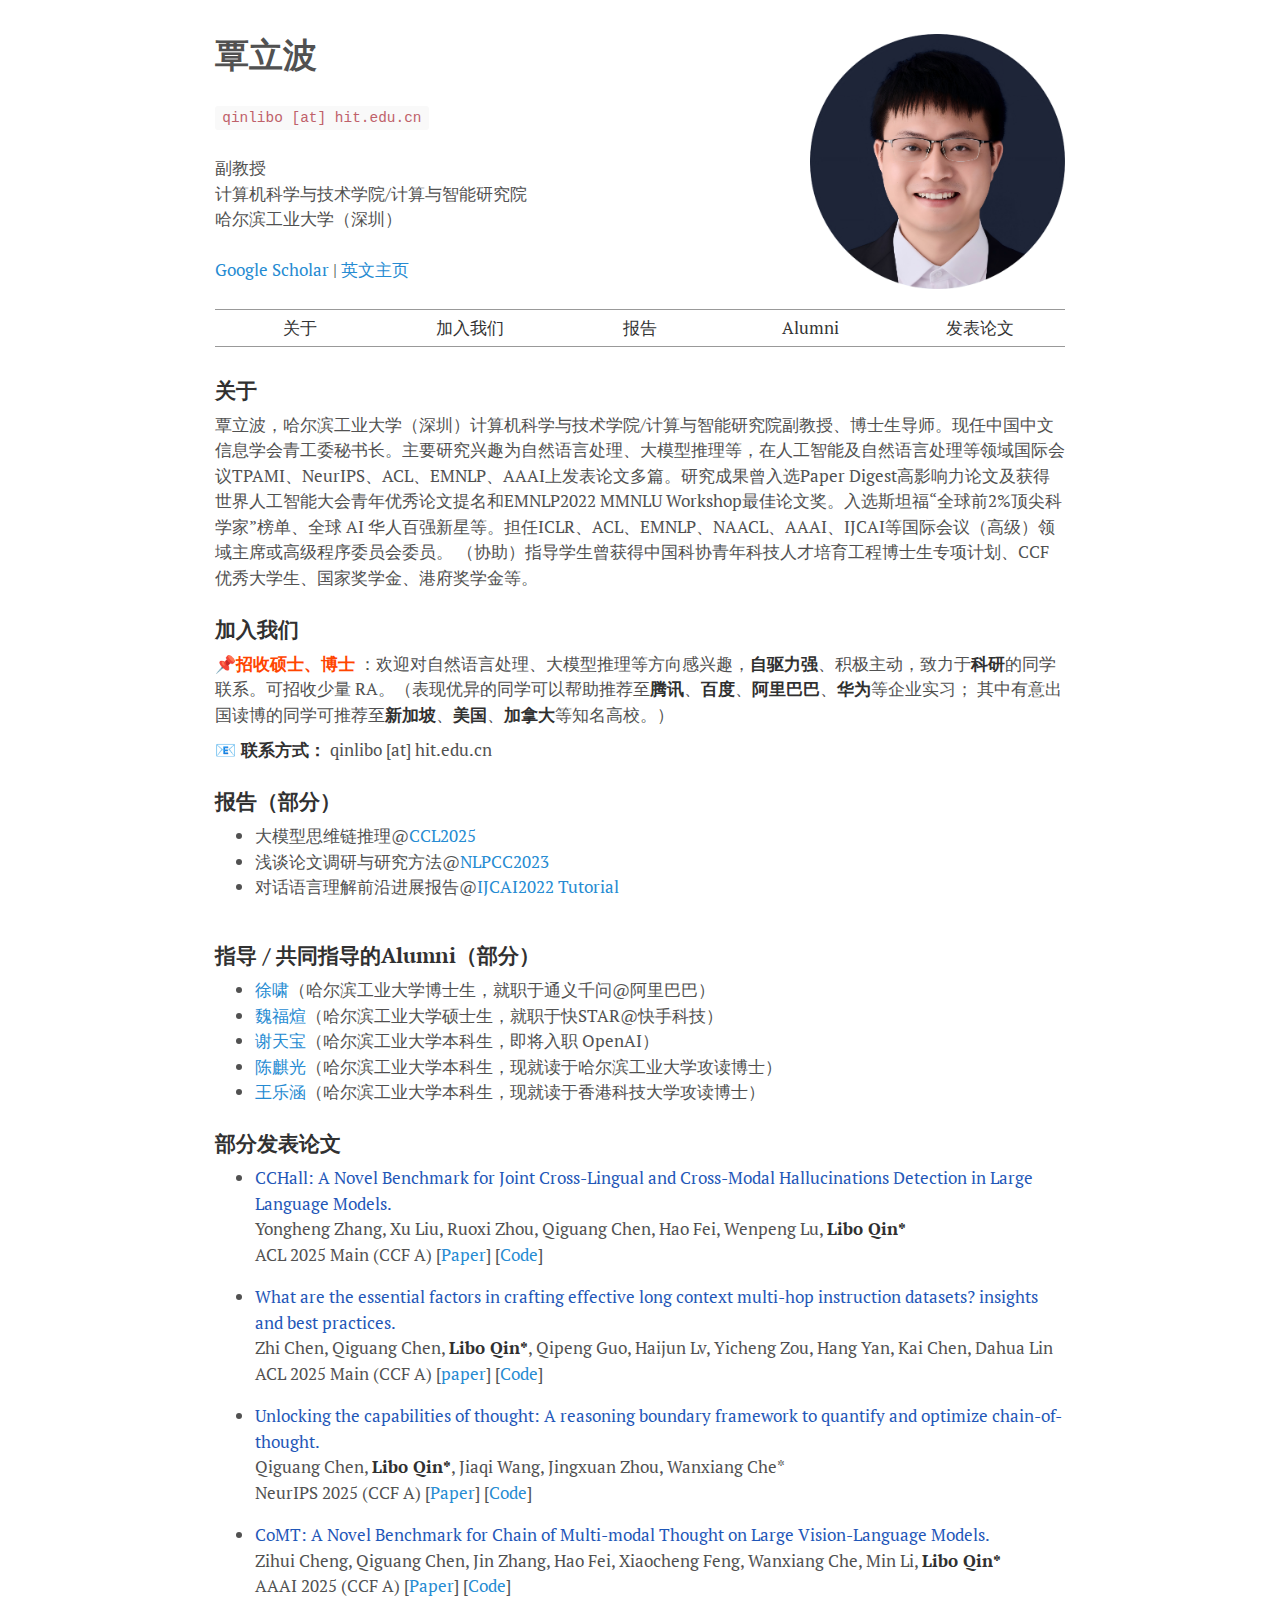
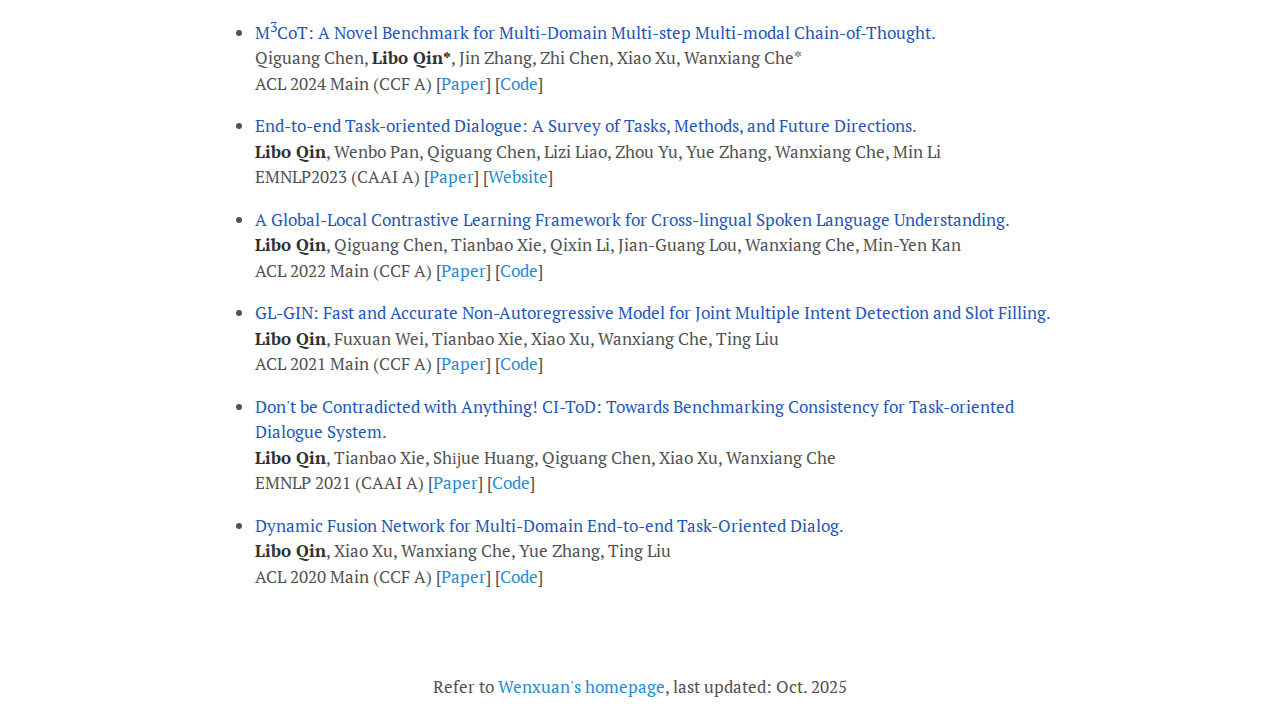
<file: index.html>
<!DOCTYPE html>
<html lang="en">


<head>
  <meta charset="UTF-8">
  <meta name="viewport" content="width=device-width, initial-scale=1.0">

  <title> Libo Qin's Homepage </title>
  <meta name="author" content="Libo Qin">
  <meta name="keywords" content="Libo Qin, 覃立波, Libo Qin HIT-SZ, NLP">
  <meta name="robots" content="index,follow">
  <meta name="description" content="Homepage of Libo Qin">
  <link rel="stylesheet" href="./styles.css">
  <link href='https://fonts.googleapis.com/css?family=PT+Serif:400,700,400italic' rel='stylesheet' type='text/css'>
  <link rel="stylesheet" href="https://fonts.googleapis.com/icon?family=Material+Icons">

  <script async src="https://www.googletagmanager.com/gtag/js?id=UA-134238626-1"></script>
  <script src="https://ajax.googleapis.com/ajax/libs/jquery/3.6.0/jquery.min.js"></script>
  <script>
    window.dataLayer = window.dataLayer || [];
    function gtag(){dataLayer.push(arguments);}
    gtag('js', new Date());
    gtag('config', 'UA-134238626-1');
  </script>
</head>

<body>
  <div class="container content"> 
  <main>
  <div class="home">

  <div class="mini-intro">
  <img class="avatar" src="img/libo-qin-2025-square.jpg" alt="libo-qin-photo">

  <h1 id="libo_qin"><span style="font-family:STFangsong">覃立波</span></h1>
  
  <code class="language-plaintext highlighter-rouge">qinlibo [at] hit.edu.cn</code>
  <br>
  <br>副教授
  <br>计算机科学与技术学院/计算与智能研究院
  <br>哈尔滨工业大学（深圳）

  <br><br><a href="https://scholar.google.com/citations?hl=en&user=8lVpK1QAAAAJ">Google Scholar</a> | <a href="index_en.html"><span style="font-family:STFangsong">英文主页</span></a>

  <br><br>

  <div id="menu">
    <div>
      <a href="#about">关于</a>
    </div>
    <div>
      <a href="#join_us">加入我们</a>
    </div>
    <div>
      <a href="#talks">报告</a>
    </div>
    <div>
      <a href="#supervised">Alumni</a>
    </div>
    <div>
      <a href="#publications">发表论文</a>
    </div>
    <script>
      $(function () {
        const current = window.location.pathname.split("/");
        $('#menu div a').each(function(){
          const $this = $(this);
          // if the current path is like this link, make it active
          if (current.indexOf($this.attr("href")) !== -1) {
            $this.parent().addClass("now");
          }
        })
      });
    </script>
  </div>
  <!--end of Navigation bar-->
  
  <h3><a name="bio", id="about"></a>关于</h3>
  覃立波，哈尔滨工业大学（深圳）计算机科学与技术学院/计算与智能研究院副教授、博士生导师。现任中国中文信息学会青工委秘书长。主要研究兴趣为自然语言处理、大模型推理等，在人工智能及自然语言处理等领域国际会议TPAMI、NeurIPS、ACL、EMNLP、AAAI上发表论文多篇。研究成果曾入选Paper Digest高影响力论文及获得世界人工智能大会青年优秀论文提名和EMNLP2022 MMNLU Workshop最佳论文奖。入选斯坦福“全球前2%顶尖科学家”榜单、全球 AI 华人百强新星等。担任ICLR、ACL、EMNLP、NAACL、AAAI、IJCAI等国际会议（高级）领域主席或高级程序委员会委员。
  （协助）指导学生曾获得中国科协青年科技人才培育工程博士生专项计划、CCF优秀大学生、国家奖学金、港府奖学金等。 


  <h3><a id="join_us"></a>加入我们</h3>
<div style="margin-bottom: 10px;">
  📌<span style="color:orangered; font-weight: bold;">招收硕士、博士</span>
    ：欢迎对自然语言处理、大模型推理等方向感兴趣，<strong>自驱力强</strong>、积极主动，致力于<strong>科研</strong>的同学联系。可招收少量 RA。（表现优异的同学可以帮助推荐至<strong>腾讯</strong>、<strong>百度</strong>、<strong>阿里巴巴</strong>、<strong>华为</strong>等企业实习；
    其中有意出国读博的同学可推荐至<strong>新加坡</strong>、<strong>美国</strong>、<strong>加拿大</strong>等知名高校。）
</div>

<div>
  <strong>📧 联系方式：</strong> qinlibo [at] hit.edu.cn
</div>




  <h3 id="talks">报告（部分）</h3>
  <div style="max-height: 300px; overflow-y: auto;">
<ul>
  <li>大模型思维链推理@<a href="http://cips-cl.org/static/CCL2025/cclProgram/frontier/index.html" target="_blank">CCL2025</a></li>
  <li>浅谈论文调研与研究方法@<a href="http://tcci.ccf.org.cn/conference/2023/studentinfo.php" target="_blank">NLPCC2023</a></li>
  <li>对话语言理解前沿进展报告@<a href="https://slututorial.github.io/" target="_blank">IJCAI2022 Tutorial</a></li>
</ul>

  </div>


  <h3><a name="supervised"></a>指导 / 共同指导的Alumni（部分）</h3>
  <ul>
  <li><a href="https://looperxx.github.io/" target="_blank">徐啸</a>（哈尔滨工业大学博士生，就职于通义千问@阿里巴巴）</li>
  <li><a href="https://scholar.google.com/citations?hl=zh-CN&user=bkeyeAIAAAAJ" target="_blank">魏福煊</a>（哈尔滨工业大学硕士生，就职于快STAR@快手科技）</li>
  <li><a href="https://tianbaoxie.com/" target="_blank">谢天宝</a>（哈尔滨工业大学本科生，即将入职 OpenAI）</li>
  <li><a href="https://lightchen233.github.io/" target="_blank">陈麒光</a>（哈尔滨工业大学本科生，现就读于哈尔滨工业大学攻读博士）</li>
  <li><a href="https://luxuriant0116.github.io/" target="_blank">王乐涵</a>（哈尔滨工业大学本科生，现就读于香港科技大学攻读博士）</li>
  </ul>


  <h3><a name="publications"></a>部分发表论文</h3>
  <ul>

    <li>
      <div id="text" style = "color:#1f57b8">CCHall: A Novel Benchmark for Joint Cross-Lingual and Cross-Modal Hallucinations Detection in Large Language Models.</div>
      Yongheng Zhang, Xu Liu, Ruoxi Zhou, Qiguang Chen, Hao Fei, Wenpeng Lu, <strong>Libo Qin*</strong>
      <br>ACL 2025 Main (CCF A)
      [<a href="https://aclanthology.org/2025.acl-long.1485/">Paper</a>]
      [<a href="https://github.com/BRZ911/CCHall">Code</a>]
    </li>
    <p> </p>

    <li>
      <div id="text" style = "color:#1f57b8">What are the essential factors in crafting effective long context multi-hop instruction datasets? insights and best practices.</div>
      Zhi Chen, Qiguang Chen, <strong>Libo Qin*</strong>, Qipeng Guo, Haijun Lv, Yicheng Zou, Hang Yan, Kai Chen, Dahua Lin
      <br>ACL 2025 Main (CCF A)
      [<a href="https://aclanthology.org/2025.acl-long.1316/">paper</a>]
      [<a href="https://github.com/WowCZ/LongMIT">Code</a>]
    </li>
    <p> </p>

    <li>
      <div id="text" style = "color:#1f57b8">Unlocking the capabilities of thought: A reasoning boundary framework to quantify and optimize chain-of-thought.</div>
      Qiguang Chen, <strong>Libo Qin*</strong>, Jiaqi Wang, Jingxuan Zhou, Wanxiang Che*
      <br>NeurIPS 2025 (CCF A)
      [<a href="https://neurips.cc/virtual/2024/poster/93575">Paper</a>]
      [<a href="https://github.com/LightChen233/reasoning-boundary">Code</a>]
    </li>
    <p> </p>

    <li>
      <div id="text" style = "color:#1f57b8">CoMT: A Novel Benchmark for Chain of Multi-modal Thought on Large Vision-Language Models.</div>
      Zihui Cheng, Qiguang Chen, Jin Zhang, Hao Fei, Xiaocheng Feng, Wanxiang Che, Min Li, <strong>Libo Qin*</strong>
      <br>AAAI 2025 (CCF A)
      [<a href="https://ojs.aaai.org/index.php/AAAI/article/view/34538">Paper</a>]
      [<a href="https://github.com/LightChen233/reasoning-boundary">Code</a>]
    </li>
    <p> </p>

    <li>
      <div id="text" style = "color:#1f57b8">M<sup>3</sup>CoT: A Novel Benchmark for Multi-Domain Multi-step Multi-modal Chain-of-Thought.</div>
      Qiguang Chen, <strong>Libo Qin*</strong>, Jin Zhang, Zhi Chen, Xiao Xu, Wanxiang Che*
      <br>ACL 2024 Main (CCF A)
      [<a href="https://aclanthology.org/2024.acl-long.446/">Paper</a>]
      [<a href="https://github.com/LightChen233/M3CoT">Code</a>]
    </li>
    <p> </p>

    <li>
      <div id="text" style = "color:#1f57b8">End-to-end Task-oriented Dialogue: A Survey of Tasks, Methods, and Future Directions.</div>
      <strong>Libo Qin</strong>, Wenbo Pan, Qiguang Chen, Lizi Liao, Zhou Yu, Yue Zhang, Wanxiang Che, Min Li
      <br>EMNLP2023 (CAAI A)
      [<a href="https://aclanthology.org/2023.emnlp-main.363/">Paper</a>]
      [<a href="https://github.com/wbopan/Awesome-EToDs-Survey">Website</a>]
    </li>
    <p> </p>

    <li>
      <div id="text" style = "color:#1f57b8">A Global-Local Contrastive Learning Framework for Cross-lingual Spoken Language Understanding.</div>
      <strong>Libo Qin</strong>, Qiguang Chen, Tianbao Xie, Qixin Li, Jian-Guang Lou, Wanxiang Che, Min-Yen Kan
      <br>ACL 2022 Main (CCF A)
      [<a href="https://aclanthology.org/2022.acl-long.191/">Paper</a>]
      [<a href="https://github.com/LightChen233/GL-CLeF">Code</a>]
    </li>
    <p> </p>

    <li>
      <div id="text" style = "color:#1f57b8">GL-GIN: Fast and Accurate Non-Autoregressive Model for Joint Multiple Intent Detection and Slot Filling.</div>
      <strong>Libo Qin</strong>, Fuxuan Wei, Tianbao Xie, Xiao Xu, Wanxiang Che, Ting Liu
      <br>ACL 2021 Main (CCF A)
      [<a href="https://aclanthology.org/2021.acl-long.15/">Paper</a>]
      [<a href="https://github.com/qinlibo-hit/GL-GIN">Code</a>]
    </li>
    <p> </p>

    <li>
      <div id="text" style = "color:#1f57b8">Don't be Contradicted with Anything! CI-ToD: Towards Benchmarking Consistency for Task-oriented Dialogue System.</div>
      <strong>Libo Qin</strong>, Tianbao Xie, Shĳue Huang, Qiguang Chen, Xiao Xu, Wanxiang Che
      <br>EMNLP 2021 (CAAI A)
      [<a href="https://aclanthology.org/2021.emnlp-main.182/">Paper</a>]
      [<a href="https://github.com/qinlibo-hit/CI-ToD">Code</a>]
    </li>
    <p> </p>

    <li>
      <div id="text" style = "color:#1f57b8">Dynamic Fusion Network for Multi-Domain End-to-end Task-Oriented Dialog.</div>
      <strong>Libo Qin</strong>, Xiao Xu, Wanxiang Che, Yue Zhang, Ting Liu
      <br>ACL 2020 Main (CCF A)
      [<a href="https://aclanthology.org/2020.acl-main.565/">Paper</a>]
      [<a href="https://github.com/LooperXX/DF-Net">Code</a>]
    </li>
    <p> </p>

  </ul>
</div>


<div id='footer'>
  <p style="text-align:center;">Refer to <a href="https://isakzhang.github.io/index.html">Wenxuan's homepage</a>, last updated: Oct. 2025</p>
</div>

</body>

</html>
</file>
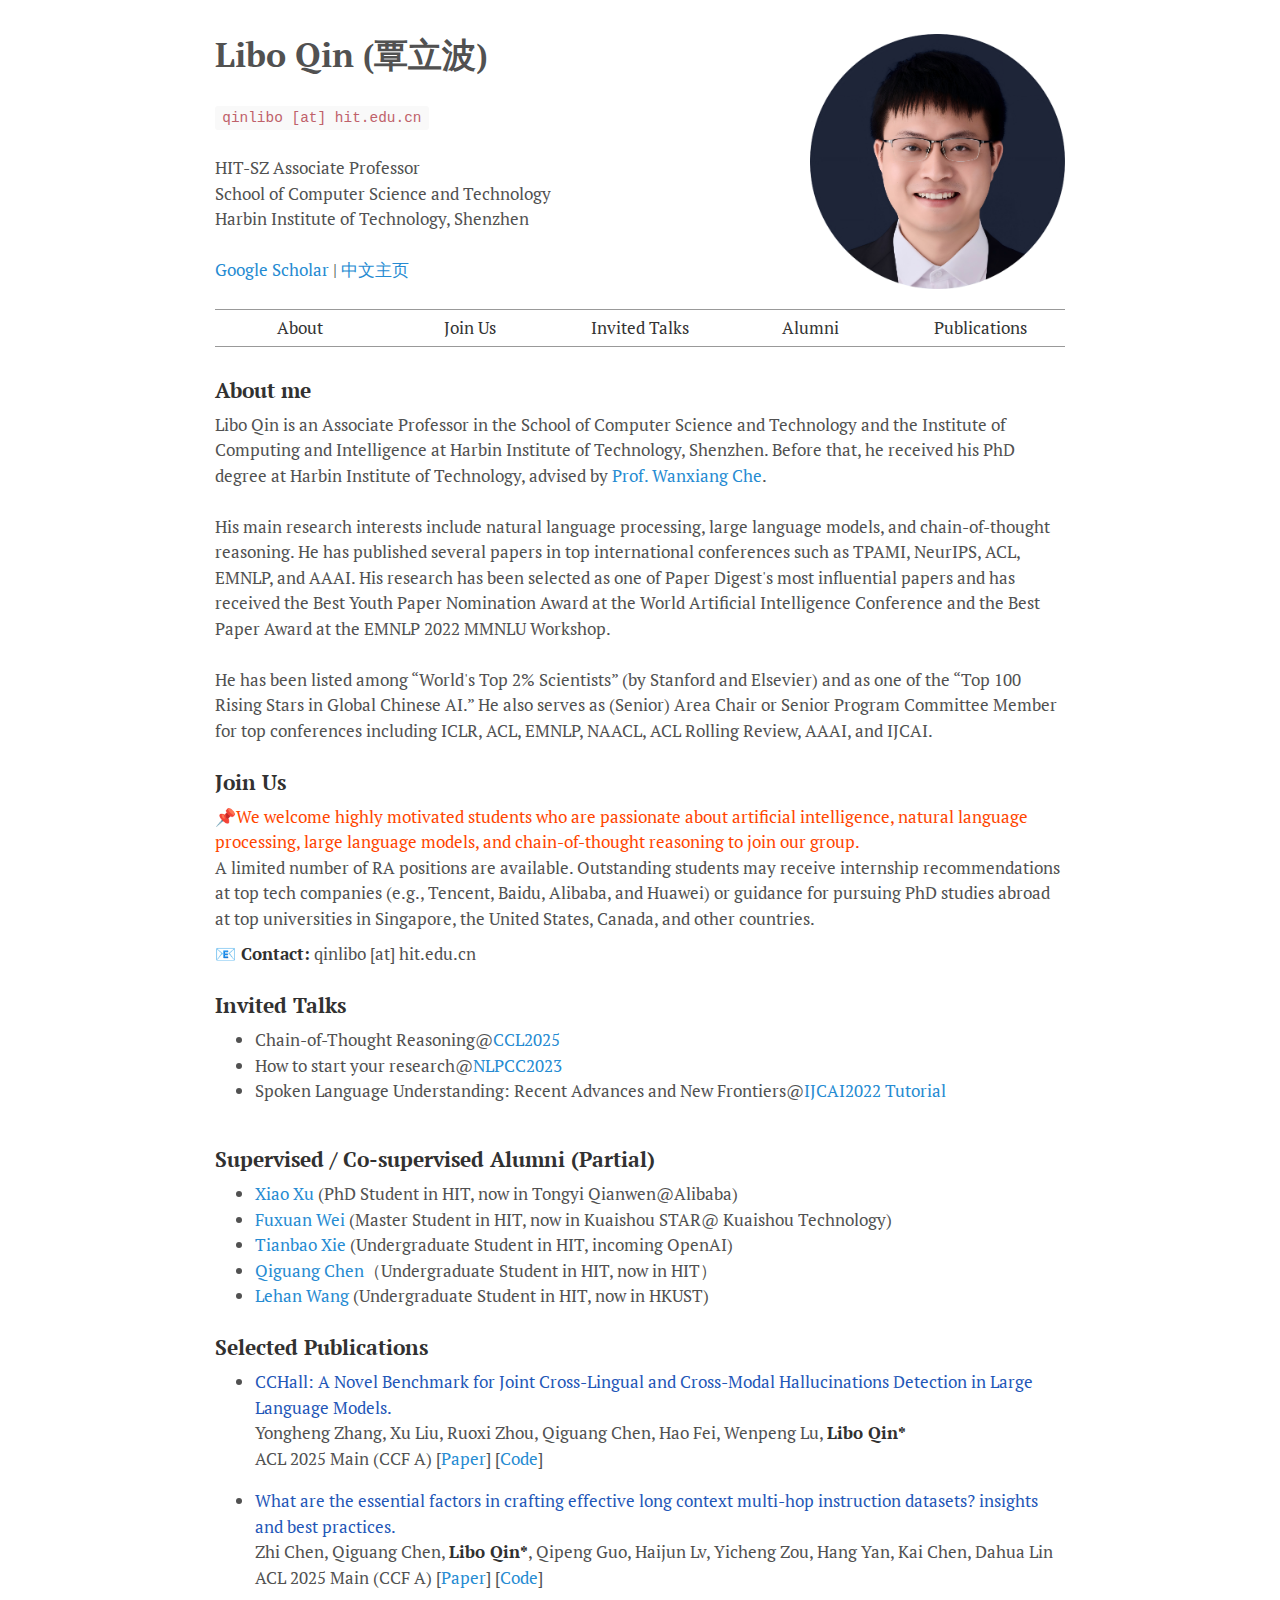
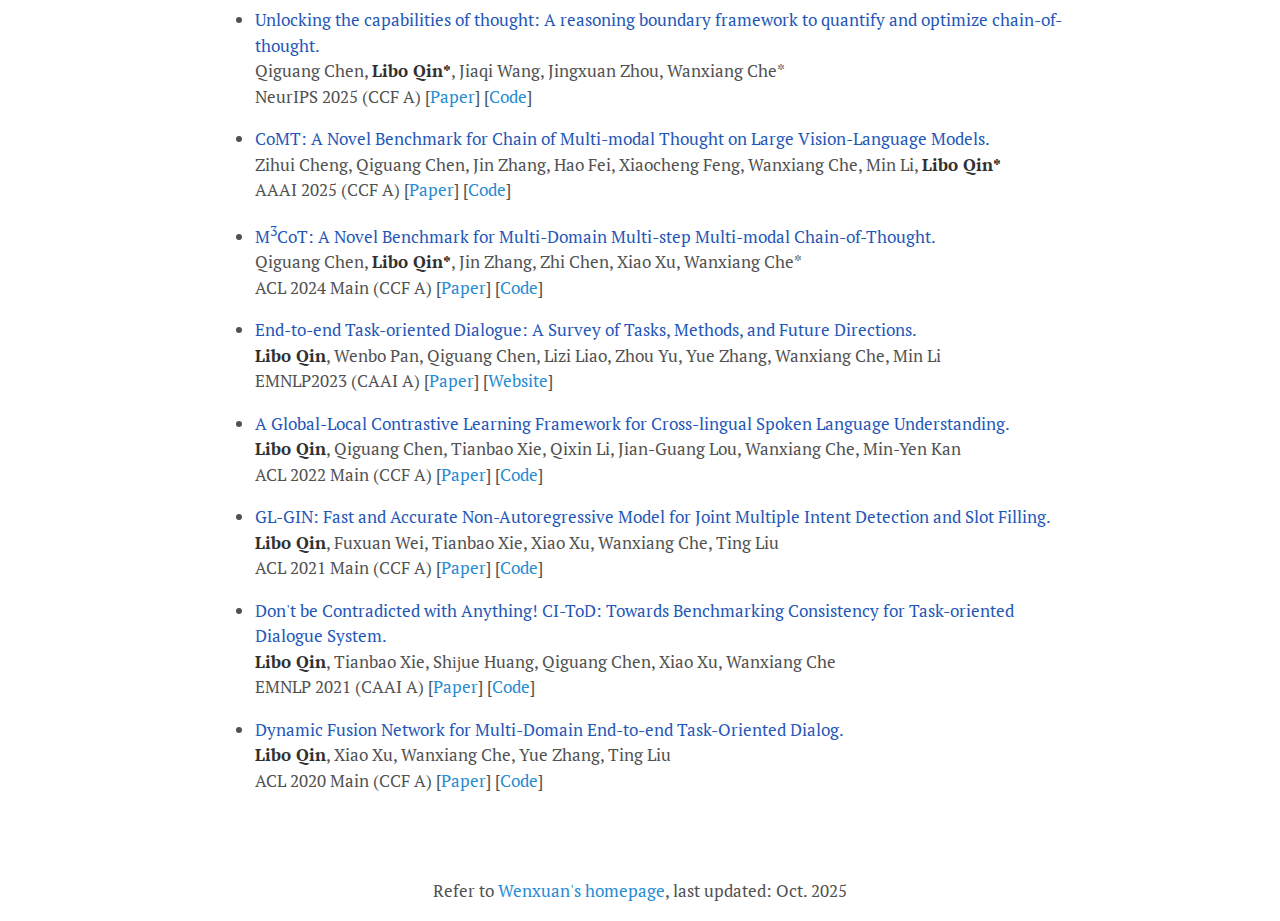
<file: index_en.html>
<!DOCTYPE html>
<html lang="en">

<head>
  <meta charset="UTF-8">
  <meta name="viewport" content="width=device-width, initial-scale=1.0">

  <title> Libo Qin's Homepage </title>
  <meta name="author" content="Libo Qin">
  <meta name="keywords" content="Libo Qin, 覃立波, Libo Qin HIT-SZ, NLP">
  <meta name="robots" content="index,follow">
  <meta name="description" content="Homepage of Libo Qin">
  <link rel="stylesheet" href="./styles.css">
  <link href='https://fonts.googleapis.com/css?family=PT+Serif:400,700,400italic' rel='stylesheet' type='text/css'>
  <link rel="stylesheet" href="https://fonts.googleapis.com/icon?family=Material+Icons">


  <script async src="https://www.googletagmanager.com/gtag/js?id=UA-134238626-1"></script>
  <script src="https://ajax.googleapis.com/ajax/libs/jquery/3.6.0/jquery.min.js"></script>
  <script>
    window.dataLayer = window.dataLayer || [];
    function gtag(){dataLayer.push(arguments);}
    gtag('js', new Date());
    gtag('config', 'UA-134238626-1');
  </script>
</head>

<body>
  <div class="container content"> 
  <main>
  <div class="home">

  <div class="mini-intro">
  <img class="avatar" src="img/libo-qin-2025-square.jpg" alt="libo-qin-photo">

  <h1 id="libo_qin">Libo Qin <span style="font-family:STFangsong">(覃立波)</span></h1>
  
  <code class="language-plaintext highlighter-rouge">qinlibo [at] hit.edu.cn</code>
  <br>
  <br>HIT-SZ Associate Professor
  <br>School of Computer Science and Technology
  <br>Harbin Institute of Technology, Shenzhen

  <br><br><a href="https://scholar.google.com/citations?hl=en&user=8lVpK1QAAAAJ">Google Scholar</a> | <a href="index_zh.html"><span style="font-family:STFangsong">中文主页</span></a>

  <br><br>

  <div id="menu">
    <div>
      <a href="#about">About</a>
    </div>
    <div>
      <a href="#join_us">Join Us</a>
    </div>
    <div>
      <a href="#talks">Invited Talks</a>
    </div>
    <div>
      <a href="#supervised">Alumni</a>
    </div>
    <div>
      <a href="#publications">Publications</a>
    </div>
    <script>
      $(function () {
        const current = window.location.pathname.split("/");
        $('#menu div a').each(function(){
          const $this = $(this);
          // if the current path is like this link, make it active
          if (current.indexOf($this.attr("href")) !== -1) {
            $this.parent().addClass("now");
          }
        })
      });
    </script>
  </div>

  
  <h3><a name="bio" id="about"></a>About me</h3>
Libo Qin is an Associate Professor in the School of Computer Science and Technology and the Institute of Computing and Intelligence at Harbin Institute of Technology, Shenzhen. 
Before that, he received his PhD degree at Harbin Institute of Technology, advised by <a href="https://chewanxiang.com/" target="_blank">Prof. Wanxiang Che</a>. 
<br><br>
His main research interests include natural language processing, large language models, and chain-of-thought reasoning. 
He has published several papers in top international conferences such as TPAMI, NeurIPS, ACL, EMNLP, and AAAI. His research has been selected as one of Paper Digest's most influential papers and has received the Best Youth Paper Nomination Award at the World Artificial Intelligence Conference and the Best Paper Award at the EMNLP 2022 MMNLU Workshop. 
<br><br>
He has been listed among “World's Top 2% Scientists” (by Stanford and Elsevier) and as one of the “Top 100 Rising Stars in Global Chinese AI.” He also serves as (Senior) Area Chair or Senior Program Committee Member for top conferences including ICLR, ACL, EMNLP, NAACL, ACL Rolling Review, AAAI, and IJCAI.


<h3><a id="join_us"></a>Join Us</h3>
<div style="margin-bottom: 10px;">
  📌<span style="color:orangered;">We welcome highly motivated students who are passionate about artificial intelligence, natural language processing, large language models, and chain-of-thought reasoning to join our group.</span> <br>
    A limited number of RA positions are available. Outstanding students may receive internship recommendations at top tech companies (e.g., Tencent, Baidu, Alibaba, and Huawei) or guidance for pursuing PhD studies abroad at top universities in Singapore, the United States, Canada, and other countries.
</div>

<div>
  <strong>📧 Contact:</strong> qinlibo [at] hit.edu.cn
</div>


  <h3 id="talks">Invited Talks</h3>
  <div style="max-height: 300px; overflow-y: auto;">
    <ul>
      <li>Chain-of-Thought Reasoning@<a href="http://cips-cl.org/static/CCL2025/cclProgram/frontier/index.html" target="_blank">CCL2025</a></li>
      <li>How to start your research@<a href="http://tcci.ccf.org.cn/conference/2023/studentinfo.php" target="_blank">NLPCC2023</a></li>
      <li>Spoken Language Understanding: Recent Advances and New Frontiers@<a href="https://slututorial.github.io/" target="_blank">IJCAI2022 Tutorial</a></li>
    </ul>
  </div>


  <h3><a name="supervised"></a>Supervised / Co-supervised Alumni (Partial)</h3>
  <ul>
  <li><a href="https://looperxx.github.io/" target="_blank">Xiao Xu</a> (PhD Student in HIT, now in Tongyi Qianwen@Alibaba)</li>
  <li><a href="https://scholar.google.com/citations?hl=zh-CN&user=bkeyeAIAAAAJ" target="_blank">Fuxuan Wei</a> (Master Student in HIT, now in Kuaishou STAR@ Kuaishou Technology)</li>
  <li><a href="https://tianbaoxie.com/" target="_blank">Tianbao Xie</a> (Undergraduate Student in HIT, incoming OpenAI)</li>
  <li><a href="https://lightchen233.github.io/" target="_blank">Qiguang Chen</a>（Undergraduate Student in HIT, now in HIT）</li>
  <li><a href="https://luxuriant0116.github.io/" target="_blank">Lehan Wang</a> (Undergraduate Student in HIT, now in HKUST)</li>
  </ul>


  <h3><a name="publications"></a>Selected Publications</h3> 
  <ul>

    <li>
      <div id="text" style = "color:#1f57b8">CCHall: A Novel Benchmark for Joint Cross-Lingual and Cross-Modal Hallucinations Detection in Large Language Models.</div>
      Yongheng Zhang, Xu Liu, Ruoxi Zhou, Qiguang Chen, Hao Fei, Wenpeng Lu, <strong>Libo Qin*</strong>
      <br>ACL 2025 Main (CCF A)
      [<a href="https://aclanthology.org/2025.acl-long.1485/">Paper</a>]
      [<a href="https://github.com/BRZ911/CCHall">Code</a>]
    </li>
    <p> </p>

    <li>
      <div id="text" style = "color:#1f57b8">What are the essential factors in crafting effective long context multi-hop instruction datasets? insights and best practices.</div>
      Zhi Chen, Qiguang Chen, <strong>Libo Qin*</strong>, Qipeng Guo, Haijun Lv, Yicheng Zou, Hang Yan, Kai Chen, Dahua Lin
      <br>ACL 2025 Main (CCF A)
      [<a href="https://aclanthology.org/2025.acl-long.1316/">Paper</a>]
      [<a href="https://github.com/WowCZ/LongMIT">Code</a>]
    </li>
    <p> </p>

    <li>
      <div id="text" style = "color:#1f57b8">Unlocking the capabilities of thought: A reasoning boundary framework to quantify and optimize chain-of-thought.</div>
      Qiguang Chen, <strong>Libo Qin*</strong>, Jiaqi Wang, Jingxuan Zhou, Wanxiang Che*
      <br>NeurIPS 2025 (CCF A)
      [<a href="https://neurips.cc/virtual/2024/poster/93575">Paper</a>]
      [<a href="https://github.com/LightChen233/reasoning-boundary">Code</a>]
    </li>
    <p> </p>

    <li>
      <div id="text" style = "color:#1f57b8">CoMT: A Novel Benchmark for Chain of Multi-modal Thought on Large Vision-Language Models.</div>
      Zihui Cheng, Qiguang Chen, Jin Zhang, Hao Fei, Xiaocheng Feng, Wanxiang Che, Min Li, <strong>Libo Qin*</strong>
      <br>AAAI 2025 (CCF A)
      [<a href="https://ojs.aaai.org/index.php/AAAI/article/view/34538">Paper</a>]
      [<a href="https://github.com/LightChen233/reasoning-boundary">Code</a>]
    </li>
    <p> </p>

    <li>
      <div id="text" style = "color:#1f57b8">M<sup>3</sup>CoT: A Novel Benchmark for Multi-Domain Multi-step Multi-modal Chain-of-Thought.</div>
      Qiguang Chen, <strong>Libo Qin*</strong>, Jin Zhang, Zhi Chen, Xiao Xu, Wanxiang Che*
      <br>ACL 2024 Main (CCF A)
      [<a href="https://aclanthology.org/2024.acl-long.446/">Paper</a>]
      [<a href="https://github.com/LightChen233/M3CoT">Code</a>]
    </li>
    <p> </p>

    <li>
      <div id="text" style = "color:#1f57b8">End-to-end Task-oriented Dialogue: A Survey of Tasks, Methods, and Future Directions.</div>
      <strong>Libo Qin</strong>, Wenbo Pan, Qiguang Chen, Lizi Liao, Zhou Yu, Yue Zhang, Wanxiang Che, Min Li
      <br>EMNLP2023 (CAAI A)
      [<a href="https://aclanthology.org/2023.emnlp-main.363/">Paper</a>]
      [<a href="https://github.com/wbopan/Awesome-EToDs-Survey">Website</a>]
    </li>
    <p> </p>

    <li>
      <div id="text" style = "color:#1f57b8">A Global-Local Contrastive Learning Framework for Cross-lingual Spoken Language Understanding.</div>
      <strong>Libo Qin</strong>, Qiguang Chen, Tianbao Xie, Qixin Li, Jian-Guang Lou, Wanxiang Che, Min-Yen Kan
      <br>ACL 2022 Main (CCF A)
      [<a href="https://aclanthology.org/2022.acl-long.191/">Paper</a>]
      [<a href="https://github.com/LightChen233/GL-CLeF">Code</a>]
    </li>
    <p> </p>

    <li>
      <div id="text" style = "color:#1f57b8">GL-GIN: Fast and Accurate Non-Autoregressive Model for Joint Multiple Intent Detection and Slot Filling.</div>
      <strong>Libo Qin</strong>, Fuxuan Wei, Tianbao Xie, Xiao Xu, Wanxiang Che, Ting Liu
      <br>ACL 2021 Main (CCF A)
      [<a href="https://aclanthology.org/2021.acl-long.15/">Paper</a>]
      [<a href="https://github.com/qinlibo-hit/GL-GIN">Code</a>]
    </li>
    <p> </p>

    <li>
      <div id="text" style = "color:#1f57b8">Don't be Contradicted with Anything! CI-ToD: Towards Benchmarking Consistency for Task-oriented Dialogue System.</div>
      <strong>Libo Qin</strong>, Tianbao Xie, Shĳue Huang, Qiguang Chen, Xiao Xu, Wanxiang Che
      <br>EMNLP 2021 (CAAI A)
      [<a href="https://aclanthology.org/2021.emnlp-main.182/">Paper</a>]
      [<a href="https://github.com/qinlibo-hit/CI-ToD">Code</a>]
    </li>
    <p> </p>

    <li>
      <div id="text" style = "color:#1f57b8">Dynamic Fusion Network for Multi-Domain End-to-end Task-Oriented Dialog.</div>
      <strong>Libo Qin</strong>, Xiao Xu, Wanxiang Che, Yue Zhang, Ting Liu
      <br>ACL 2020 Main (CCF A)
      [<a href="https://aclanthology.org/2020.acl-main.565/">Paper</a>]
      [<a href="https://github.com/LooperXX/DF-Net">Code</a>]
    </li>
    <p> </p>

  </ul>
</div>



<div id='footer'>
  <p style="text-align:center;">Refer to <a href="https://isakzhang.github.io/index.html">Wenxuan's homepage</a>, last updated: Oct. 2025</p>
</div>

</body>

</html>
</file>
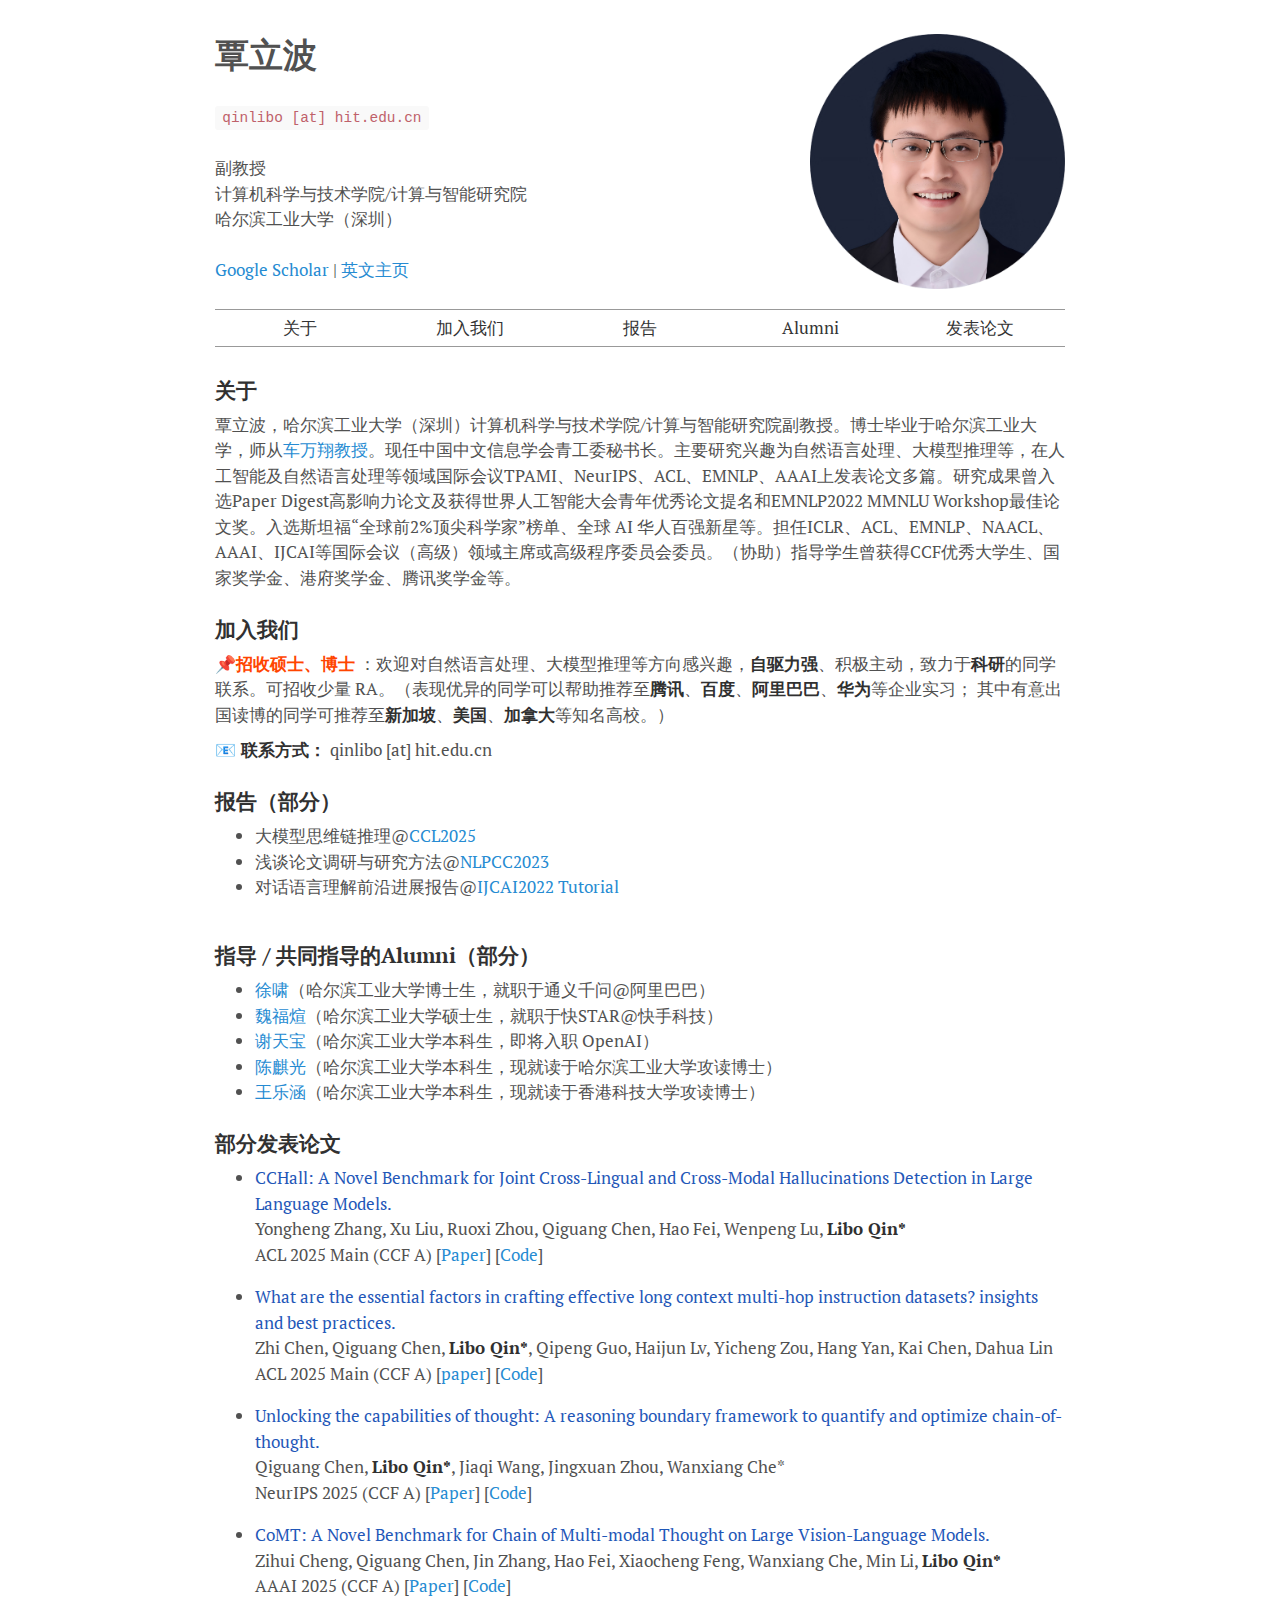
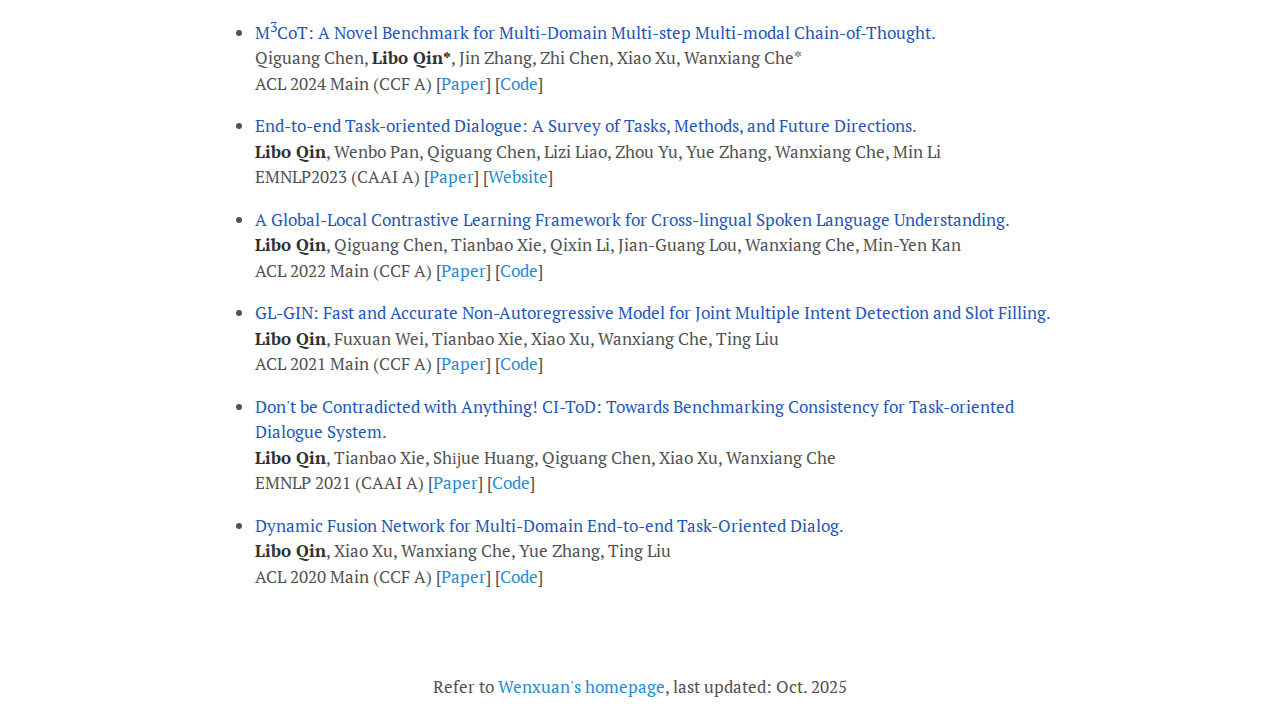
<file: index_zh.html>
<!DOCTYPE html>
<html lang="en">


<head>
  <meta charset="UTF-8">
  <meta name="viewport" content="width=device-width, initial-scale=1.0">

  <title> Libo Qin's Homepage </title>
  <meta name="author" content="Libo Qin">
  <meta name="keywords" content="Libo Qin, 覃立波, Libo Qin HIT-SZ, NLP">
  <meta name="robots" content="index,follow">
  <meta name="description" content="Homepage of Libo Qin">
  <link rel="stylesheet" href="./styles.css">
  <link href='https://fonts.googleapis.com/css?family=PT+Serif:400,700,400italic' rel='stylesheet' type='text/css'>
  <link rel="stylesheet" href="https://fonts.googleapis.com/icon?family=Material+Icons">

  <script async src="https://www.googletagmanager.com/gtag/js?id=UA-134238626-1"></script>
  <script src="https://ajax.googleapis.com/ajax/libs/jquery/3.6.0/jquery.min.js"></script>
  <script>
    window.dataLayer = window.dataLayer || [];
    function gtag(){dataLayer.push(arguments);}
    gtag('js', new Date());
    gtag('config', 'UA-134238626-1');
  </script>
</head>

<body>
  <div class="container content"> 
  <main>
  <div class="home">

  <div class="mini-intro">
  <img class="avatar" src="img/libo-qin-2025-square.jpg" alt="libo-qin-photo">

  <h1 id="libo_qin"><span style="font-family:STFangsong">覃立波</span></h1>
  
  <code class="language-plaintext highlighter-rouge">qinlibo [at] hit.edu.cn</code>
  <br>
  <br>副教授
  <br>计算机科学与技术学院/计算与智能研究院
  <br>哈尔滨工业大学（深圳）

  <br><br><a href="https://scholar.google.com/citations?hl=en&user=8lVpK1QAAAAJ">Google Scholar</a> | <a href="index.html"><span style="font-family:STFangsong">英文主页</span></a>

  <br><br>

  <div id="menu">
    <div>
      <a href="#about">关于</a>
    </div>
    <div>
      <a href="#join_us">加入我们</a>
    </div>
    <div>
      <a href="#talks">报告</a>
    </div>
    <div>
      <a href="#supervised">Alumni</a>
    </div>
    <div>
      <a href="#publications">发表论文</a>
    </div>
    <script>
      $(function () {
        const current = window.location.pathname.split("/");
        $('#menu div a').each(function(){
          const $this = $(this);
          // if the current path is like this link, make it active
          if (current.indexOf($this.attr("href")) !== -1) {
            $this.parent().addClass("now");
          }
        })
      });
    </script>
  </div>
  <!--end of Navigation bar-->
  
  <h3><a name="bio", id="about"></a>关于</h3>
  覃立波，哈尔滨工业大学（深圳）计算机科学与技术学院/计算与智能研究院副教授。博士毕业于哈尔滨工业大学，师从<a href="https://chewanxiang.com/" target="_blank">车万翔教授</a>。现任中国中文信息学会青工委秘书长。主要研究兴趣为自然语言处理、大模型推理等，在人工智能及自然语言处理等领域国际会议TPAMI、NeurIPS、ACL、EMNLP、AAAI上发表论文多篇。研究成果曾入选Paper Digest高影响力论文及获得世界人工智能大会青年优秀论文提名和EMNLP2022 MMNLU Workshop最佳论文奖。入选斯坦福“全球前2%顶尖科学家”榜单、全球 AI 华人百强新星等。担任ICLR、ACL、EMNLP、NAACL、AAAI、IJCAI等国际会议（高级）领域主席或高级程序委员会委员。（协助）指导学生曾获得CCF优秀大学生、国家奖学金、港府奖学金、腾讯奖学金等。 


  <h3><a id="join_us"></a>加入我们</h3>
<div style="margin-bottom: 10px;">
  📌<span style="color:orangered; font-weight: bold;">招收硕士、博士</span>
    ：欢迎对自然语言处理、大模型推理等方向感兴趣，<strong>自驱力强</strong>、积极主动，致力于<strong>科研</strong>的同学联系。可招收少量 RA。（表现优异的同学可以帮助推荐至<strong>腾讯</strong>、<strong>百度</strong>、<strong>阿里巴巴</strong>、<strong>华为</strong>等企业实习；
    其中有意出国读博的同学可推荐至<strong>新加坡</strong>、<strong>美国</strong>、<strong>加拿大</strong>等知名高校。）
</div>

<div>
  <strong>📧 联系方式：</strong> qinlibo [at] hit.edu.cn
</div>




  <h3 id="talks">报告（部分）</h3>
  <div style="max-height: 300px; overflow-y: auto;">
<ul>
  <li>大模型思维链推理@<a href="http://cips-cl.org/static/CCL2025/cclProgram/frontier/index.html" target="_blank">CCL2025</a></li>
  <li>浅谈论文调研与研究方法@<a href="http://tcci.ccf.org.cn/conference/2023/studentinfo.php" target="_blank">NLPCC2023</a></li>
  <li>对话语言理解前沿进展报告@<a href="https://slututorial.github.io/" target="_blank">IJCAI2022 Tutorial</a></li>
</ul>

  </div>


  <h3><a name="supervised"></a>指导 / 共同指导的Alumni（部分）</h3>
  <ul>
  <li><a href="https://looperxx.github.io/" target="_blank">徐啸</a>（哈尔滨工业大学博士生，就职于通义千问@阿里巴巴）</li>
  <li><a href="https://scholar.google.com/citations?hl=zh-CN&user=bkeyeAIAAAAJ" target="_blank">魏福煊</a>（哈尔滨工业大学硕士生，就职于快STAR@快手科技）</li>
  <li><a href="https://tianbaoxie.com/" target="_blank">谢天宝</a>（哈尔滨工业大学本科生，即将入职 OpenAI）</li>
  <li><a href="https://lightchen233.github.io/" target="_blank">陈麒光</a>（哈尔滨工业大学本科生，现就读于哈尔滨工业大学攻读博士）</li>
  <li><a href="https://luxuriant0116.github.io/" target="_blank">王乐涵</a>（哈尔滨工业大学本科生，现就读于香港科技大学攻读博士）</li>
  </ul>


  <h3><a name="publications"></a>部分发表论文</h3>
  <ul>

    <li>
      <div id="text" style = "color:#1f57b8">CCHall: A Novel Benchmark for Joint Cross-Lingual and Cross-Modal Hallucinations Detection in Large Language Models.</div>
      Yongheng Zhang, Xu Liu, Ruoxi Zhou, Qiguang Chen, Hao Fei, Wenpeng Lu, <strong>Libo Qin*</strong>
      <br>ACL 2025 Main (CCF A)
      [<a href="https://aclanthology.org/2025.acl-long.1485/">Paper</a>]
      [<a href="https://github.com/BRZ911/CCHall">Code</a>]
    </li>
    <p> </p>

    <li>
      <div id="text" style = "color:#1f57b8">What are the essential factors in crafting effective long context multi-hop instruction datasets? insights and best practices.</div>
      Zhi Chen, Qiguang Chen, <strong>Libo Qin*</strong>, Qipeng Guo, Haijun Lv, Yicheng Zou, Hang Yan, Kai Chen, Dahua Lin
      <br>ACL 2025 Main (CCF A)
      [<a href="https://aclanthology.org/2025.acl-long.1316/">paper</a>]
      [<a href="https://github.com/WowCZ/LongMIT">Code</a>]
    </li>
    <p> </p>

    <li>
      <div id="text" style = "color:#1f57b8">Unlocking the capabilities of thought: A reasoning boundary framework to quantify and optimize chain-of-thought.</div>
      Qiguang Chen, <strong>Libo Qin*</strong>, Jiaqi Wang, Jingxuan Zhou, Wanxiang Che*
      <br>NeurIPS 2025 (CCF A)
      [<a href="https://neurips.cc/virtual/2024/poster/93575">Paper</a>]
      [<a href="https://github.com/LightChen233/reasoning-boundary">Code</a>]
    </li>
    <p> </p>

    <li>
      <div id="text" style = "color:#1f57b8">CoMT: A Novel Benchmark for Chain of Multi-modal Thought on Large Vision-Language Models.</div>
      Zihui Cheng, Qiguang Chen, Jin Zhang, Hao Fei, Xiaocheng Feng, Wanxiang Che, Min Li, <strong>Libo Qin*</strong>
      <br>AAAI 2025 (CCF A)
      [<a href="https://ojs.aaai.org/index.php/AAAI/article/view/34538">Paper</a>]
      [<a href="https://github.com/LightChen233/reasoning-boundary">Code</a>]
    </li>
    <p> </p>

    <li>
      <div id="text" style = "color:#1f57b8">M<sup>3</sup>CoT: A Novel Benchmark for Multi-Domain Multi-step Multi-modal Chain-of-Thought.</div>
      Qiguang Chen, <strong>Libo Qin*</strong>, Jin Zhang, Zhi Chen, Xiao Xu, Wanxiang Che*
      <br>ACL 2024 Main (CCF A)
      [<a href="https://aclanthology.org/2024.acl-long.446/">Paper</a>]
      [<a href="https://github.com/LightChen233/M3CoT">Code</a>]
    </li>
    <p> </p>

    <li>
      <div id="text" style = "color:#1f57b8">End-to-end Task-oriented Dialogue: A Survey of Tasks, Methods, and Future Directions.</div>
      <strong>Libo Qin</strong>, Wenbo Pan, Qiguang Chen, Lizi Liao, Zhou Yu, Yue Zhang, Wanxiang Che, Min Li
      <br>EMNLP2023 (CAAI A)
      [<a href="https://aclanthology.org/2023.emnlp-main.363/">Paper</a>]
      [<a href="https://github.com/wbopan/Awesome-EToDs-Survey">Website</a>]
    </li>
    <p> </p>

    <li>
      <div id="text" style = "color:#1f57b8">A Global-Local Contrastive Learning Framework for Cross-lingual Spoken Language Understanding.</div>
      <strong>Libo Qin</strong>, Qiguang Chen, Tianbao Xie, Qixin Li, Jian-Guang Lou, Wanxiang Che, Min-Yen Kan
      <br>ACL 2022 Main (CCF A)
      [<a href="https://aclanthology.org/2022.acl-long.191/">Paper</a>]
      [<a href="https://github.com/LightChen233/GL-CLeF">Code</a>]
    </li>
    <p> </p>

    <li>
      <div id="text" style = "color:#1f57b8">GL-GIN: Fast and Accurate Non-Autoregressive Model for Joint Multiple Intent Detection and Slot Filling.</div>
      <strong>Libo Qin</strong>, Fuxuan Wei, Tianbao Xie, Xiao Xu, Wanxiang Che, Ting Liu
      <br>ACL 2021 Main (CCF A)
      [<a href="https://aclanthology.org/2021.acl-long.15/">Paper</a>]
      [<a href="https://github.com/qinlibo-hit/GL-GIN">Code</a>]
    </li>
    <p> </p>

    <li>
      <div id="text" style = "color:#1f57b8">Don't be Contradicted with Anything! CI-ToD: Towards Benchmarking Consistency for Task-oriented Dialogue System.</div>
      <strong>Libo Qin</strong>, Tianbao Xie, Shĳue Huang, Qiguang Chen, Xiao Xu, Wanxiang Che
      <br>EMNLP 2021 (CAAI A)
      [<a href="https://aclanthology.org/2021.emnlp-main.182/">Paper</a>]
      [<a href="https://github.com/qinlibo-hit/CI-ToD">Code</a>]
    </li>
    <p> </p>

    <li>
      <div id="text" style = "color:#1f57b8">Dynamic Fusion Network for Multi-Domain End-to-end Task-Oriented Dialog.</div>
      <strong>Libo Qin</strong>, Xiao Xu, Wanxiang Che, Yue Zhang, Ting Liu
      <br>ACL 2020 Main (CCF A)
      [<a href="https://aclanthology.org/2020.acl-main.565/">Paper</a>]
      [<a href="https://github.com/LooperXX/DF-Net">Code</a>]
    </li>
    <p> </p>

  </ul>
</div>


<div id='footer'>
  <p style="text-align:center;">Refer to <a href="https://isakzhang.github.io/index.html">Wenxuan's homepage</a>, last updated: Oct. 2025</p>
</div>

</body>

</html>
</file>
<file: styles.css>
* {
    -webkit-box-sizing: border-box;
    -moz-box-sizing: border-box;
    box-sizing: border-box
}

html,
body {
    margin: 0;
    padding: 0
}

html {
    font-family: "PT Serif", serif;
    font-size: 16px;
    line-height: 1.5
}

@media (min-width: 54rem) {
    html {
        color: blue;
        font-size: 17px !important
    }
}

body {
    color: #515151;
    background-color: #fff;
    -webkit-text-size-adjust: 100%;
    -ms-text-size-adjust: 100%
}

body a {
    color: #268bd2;
    text-decoration: none
}

body a:visited {
    color: #268bd2
}

body a:hover,
body a:focus {
    text-decoration: underline;
    color: #268bd2
}

body a:active {
    color: #ccc
}

body a strong {
    color: inherit
}

img {
    display: block;
    max-width: 100%;
    margin: 0 0 1rem;
    border-radius: 5px
}

table {
    margin-bottom: 1rem;
    width: 100%;
    font-size: 85%;
    border: 1px solid #e5e5e5;
    border-collapse: collapse
}

td,
th {
    padding: .25rem .5rem;
    border: 1px solid #e5e5e5
}

th {
    text-align: left
}

tbody tr:nth-child(odd) td,
tbody tr:nth-child(odd) th {
    background-color: #f9f9f9
}

h1,
h2,
.accordion-tabs .tab-content h1,
h3,
h4,
h5,
h6 {
    margin-bottom: .5rem;
    font-weight: 600;
    line-height: 1.25;
    color: #313131;
    text-rendering: optimizeLegibility
}

h1 {
    font-size: 1.5rem
}

@media (min-width: 30rem) {
    h1 {
        font-size: 2rem
    }
}

h2,
.accordion-tabs .tab-content h1 {
    margin-top: 1rem;
    font-size: 1.25rem
}

@media (min-width: 30rem) {

    h2,
    .accordion-tabs .tab-content h1 {
        font-size: 1.5rem
    }
}

h3 {
    margin-top: 1.5rem;
    font-size: 1.15rem
}

@media (min-width: 30rem) {
    h3 {
        font-size: 1.25rem
    }
}

h4,
h5,
h6 {
    margin-top: 1rem;
    font-size: 1rem
}

p {
    margin-top: 0;
    margin-bottom: 1rem
}

strong {
    color: #303030
}

ul,
ol,
dl {
    margin-top: 0;
    margin-bottom: 1rem
}

dt {
    font-weight: bold
}

dd {
    margin-bottom: .5rem
}

hr {
    position: relative;
    margin: 1.5rem 0;
    border: 0;
    border-top: 1px solid #eee;
    border-bottom: 1px solid #fff
}

abbr {
    font-size: 85%;
    font-weight: bold;
    color: #555;
    text-transform: uppercase
}

abbr[title] {
    cursor: help;
    border-bottom: 1px dotted #e5e5e5
}

blockquote {
    padding: .5rem 1rem;
    margin: .8rem 0;
    color: #7a7a7a;
    border-left: .25rem solid #e5e5e5
}

blockquote p:last-child {
    margin-bottom: 0
}

@media (min-width: 30em) {
    blockquote {
        padding-right: 5rem;
        padding-left: 1.25rem
    }
}

#main-profile-pic {
    border-radius: 50%;
    width: 200px;
    display: inline-block;
    vertical-align: middle;
    margin: 10px auto;
}


#menu {
    display: table;
    width: 100%;
    margin-bottom: 30px;
    border-top: 1px solid #999;
    border-bottom: 1px solid #999;
  }
  
  #menu div {
    display: table-cell;
    width: 20%;
    text-align: center;
    vertical-align: middle;
    font-weight: 500;
    color: #333;
  }
  
  #menu div:hover {
    background: #ddd;
  }
  
  #menu .now {
    background: #eee;
    color: #d44950;
  }
  
  #menu a {
    display: block;
    padding: 5px 0 5px 0;
    color: inherit;
  }
  
  #menu a:hover {
    text-decoration: none;
  }

.message {
    margin-bottom: 1rem;
    padding: 1rem;
    color: #717171;
    background-color: #f9f9f9
}

a[href^="#fn:"],
a[href^="#fnref:"] {
    display: inline-block;
    margin-left: .1rem;
    font-weight: bold
}

.footnotes {
    margin-top: 2rem;
    font-size: 85%
}

.lead {
    font-size: 1.25rem;
    font-weight: 300
}

.highlight .hll {
    background-color: #ffc
}

.highlight .c {
    color: #999
}

.highlight .err {
    color: #a00;
    background-color: #faa
}

.highlight .k {
    color: #069
}

.highlight .o {
    color: #555
}

.highlight .cm {
    color: #09f;
    font-style: italic
}

.highlight .cp {
    color: #099
}

.highlight .c1 {
    color: #999
}

.highlight .cs {
    color: #999
}

.highlight .gd {
    background-color: #fcc;
    border: 1px solid #c00
}

.highlight .ge {
    font-style: italic
}

.highlight .gr {
    color: #f00
}

.highlight .gh {
    color: #030
}

.highlight .gi {
    background-color: #cfc;
    border: 1px solid #0c0
}

.highlight .go {
    color: #aaa
}

.highlight .gp {
    color: #009
}

.highlight .gu {
    color: #030
}

.highlight .gt {
    color: #9c6
}

.highlight .kc {
    color: #069
}

.highlight .kd {
    color: #069
}

.highlight .kn {
    color: #069
}

.highlight .kp {
    color: #069
}

.highlight .kr {
    color: #069
}

.highlight .kt {
    color: #078
}

.highlight .m {
    color: #f60
}

.highlight .s {
    color: #d44950
}

.highlight .na {
    color: #4f9fcf
}

.highlight .nb {
    color: #366
}

.highlight .nc {
    color: #0a8
}

.highlight .no {
    color: #360
}

.highlight .nd {
    color: #99f
}

.highlight .ni {
    color: #999
}

.highlight .ne {
    color: #c00
}

.highlight .nf {
    color: #c0f
}

.highlight .nl {
    color: #99f
}

.highlight .nn {
    color: #0cf
}

.highlight .nt {
    color: #2f6f9f
}

.highlight .nv {
    color: #033
}

.highlight .ow {
    color: #000
}

.highlight .w {
    color: #bbb
}

.highlight .mf {
    color: #f60
}

.highlight .mh {
    color: #f60
}

.highlight .mi {
    color: #f60
}

.highlight .mo {
    color: #f60
}

.highlight .sb {
    color: #c30
}

.highlight .sc {
    color: #c30
}

.highlight .sd {
    color: #c30;
    font-style: italic
}

.highlight .s2 {
    color: #c30
}

.highlight .se {
    color: #c30
}

.highlight .sh {
    color: #c30
}

.highlight .si {
    color: #a00
}

.highlight .sx {
    color: #c30
}

.highlight .sr {
    color: #3aa
}

.highlight .s1 {
    color: #c30
}

.highlight .ss {
    color: #fc3
}

.highlight .bp {
    color: #366
}

.highlight .vc {
    color: #033
}

.highlight .vg {
    color: #033
}

.highlight .vi {
    color: #033
}

.highlight .il {
    color: #f60
}

.css .o,
.css .o+.nt,
.css .nt+.nt {
    color: #999
}

code,
pre {
    font-family: Menlo, Monaco, "Courier New", monospace
}

code {
    padding: .25em .5em;
    font-size: 85%;
    color: #bf616a;
    background-color: #f9f9f9;
    border-radius: 3px
}

pre {
    margin-top: 0;
    margin-bottom: 1rem
}

pre code {
    padding: 0;
    font-size: 100%;
    color: inherit;
    background-color: transparent
}

.highlight {
    padding: 1rem;
    margin-bottom: 1rem;
    font-size: .8rem;
    line-height: 1.4;
    background-color: #f9f9f9;
    border-radius: .25rem
}

.highlight pre {
    margin-bottom: 0;
    overflow-x: auto
}

.highlight .lineno {
    display: inline-block;
    padding-right: .75rem;
    padding-left: .25rem;
    color: #999;
    -webkit-user-select: none;
    -moz-user-select: none;
    user-select: none
}

.accordion-tabs {
    clear: both;
    line-height: 1.5;
    padding: 0;
    max-width: 45rem;
    position: relative
}

.accordion-tabs li {
    list-style: none
}

.accordion-tabs .tab-header-and-content {
    display: inline
}

.accordion-tabs .tab-link {
    background-color: #fff;
    border-top: 1px solid #ccc;
    color: #000;
    width: 16%;
    font-size: .9rem;
    text-align: center;
    display: block;
    padding-top: .5rem;
    padding-bottom: .5rem;
    text-decoration: none;
    opacity: .5;
    border-top: 0;
    border-bottom: 0;
    display: inline-block
}

@media (min-width: 30rem) {
    .accordion-tabs .tab-link {
        font-size: 1rem
    }
}

.accordion-tabs .tab-link:hover {
    color: #477dca
}

.accordion-tabs .tab-link:focus {
    outline: none
}

.accordion-tabs .tab-link.is-active {
    opacity: 1;
    -webkit-border-radius: 3px;
    -moz-border-radius: 3px;
    border-radius: 3px;
    border-bottom-color: #fff;
    margin-bottom: -1px
}

.accordion-tabs .tab-content {
    display: none;
    width: 100%;
    border-top: 1px solid #ccc;
    float: left;
    padding-bottom: 3rem
}

.accordion-tabs .tab-aside-link {
    position: absolute;
    top: 15%;
    left: 75%;
    opacity: .6;
    -webkit-transition: opacity 3s linear;
    -moz-transition: opacity 3s linear;
    -ms-transition: opacity 3s linear;
    -o-transition: opacity 3s linear;
    transition: opacity 3s linear;
    padding: .125rem .5rem;
    margin-bottom: .125rem;
    text-decoration: underline;
    z-index: 2
}

@media (min-width: 30rem) {
    .accordion-tabs .tab-aside-link {
        left: 79%
    }
}

.accordion-tabs .tab-aside-link:hover {
    opacity: 1;
    -webkit-transition: all 2s ease;
    -moz-transition: all 2s ease;
    -ms-transition: all 2s ease;
    -o-transition: all 2s ease;
    transition: all 2s ease
}

.accordion-tabs .tab-aside-content {
    width: 100%;
    height: 105%;
    position: absolute;
    top: -2%;
    border-top: 1px solid #ccc;
    border-bottom: 1px solid #ccc
}

.contact-form {
    margin-bottom: 2rem;
    max-width: 90%
}

.contact-form textarea,
.contact-form input {
    display: block;
    outline: none;
    -webkit-border-radius: 3px;
    -moz-border-radius: 3px;
    border-radius: 3px;
    background: #f9f9f9;
    background: -webkit-linear-gradient(legacy-direction(to top), #f9f9f9, #fff 25%);
    background: linear-gradient(to top, #f9f9f9, #fff 25%);
    border: 1px solid #ccc;
    font-size: 1rem;
    min-width: 40%;
    max-width: 90%;
    margin-bottom: .5rem;
    padding: .35rem .5rem;
    cursor: text
}

.contact-form textarea {
    resize: none;
    width: 90%;
    min-height: 8rem
}

.contact-form .send-button {
    cursor: pointer
}

.contact-form .expanding {
    vertical-align: top
}

.subscription-form {
    max-width: 45rem;
    background: #fff;
    border: 5px solid #f9f9f9;
    -webkit-box-shadow: 0 4px 5px 5px #ccc;
    box-shadow: 0 4px 5px 5px #ccc;
    -webkit-border-radius: 3px;
    -moz-border-radius: 3px;
    border-radius: 3px;
    margin-left: auto;
    margin-right: auto;
    margin-bottom: 2rem;
    padding-bottom: 1.5rem;
    text-align: center;
    z-index: 2;
    position: fixed;
    left: 4%;
    right: 4%;
    bottom: -50%;
    display: none
}

.subscription-form textarea,
.subscription-form input {
    display: inline-block;
    outline: none;
    -webkit-border-radius: 3px;
    -moz-border-radius: 3px;
    border-radius: 3px;
    background: #f9f9f9;
    background: -webkit-linear-gradient(legacy-direction(to top), #f9f9f9, #fff 25%);
    background: linear-gradient(to top, #f9f9f9, #fff 25%);
    border: 1px solid #ccc;
    font-size: 1rem;
    width: 25%;
    cursor: text;
    padding: .5rem .25rem;
    font-size: .85rem
}

.subscription-form textarea:focus,
.subscription-form input:focus {
    border: 1px solid #ccc
}

.subscription-form .send-button {
    cursor: pointer;
    width: 4rem;
    margin-left: .25rem
}

.close-form {
    float: right;
    position: absolute;
    top: 3%;
    right: 2%;
    color: #767676;
    padding: .2rem;
    line-height: 1rem;
    cursor: pointer
}

.slide-up {
    bottom: 25%;
    -webkit-animation: slide-up 1s ease;
    -moz-animation: slide-up 1s ease;
    -ms-animation: slide-up 1s ease;
    -o-animation: slide-up 1s ease;
    animation: slide-up 1s ease
}

@-webkit-keyframes slide-up {
    0% {
        bottom: -50%
    }

    100% {
        bottom: 25%
    }
}

@-moz-keyframes slide-up {
    0% {
        bottom: -50%
    }

    100% {
        bottom: 25%
    }
}

@-ms-keyframes slide-up {
    .slide-up 0% {
        bottom: -50%
    }

    .slide-up 100% {
        bottom: 25%
    }
}

@-o-keyframes slide-up {
    0% {
        bottom: -50%
    }

    100% {
        bottom: 25%
    }
}

@keyframes slide-up {
    0% {
        bottom: -50%
    }

    100% {
        bottom: 25%
    }
}

.slide-down {
    -webkit-animation: slide-down 1s ease;
    -moz-animation: slide-down 1s ease;
    -ms-animation: slide-down 1s ease;
    -o-animation: slide-down 1s ease;
    animation: slide-down 1s ease
}

@-webkit-keyframes slide-down {
    0% {
        bottom: 25%
    }

    100% {
        bottom: -50%
    }
}

@-moz-keyframes slide-down {
    0% {
        bottom: 25%
    }

    100% {
        bottom: -50%
    }
}

@-ms-keyframes slide-down {
    .slide-down 0% {
        bottom: 25%
    }

    .slide-down 100% {
        bottom: -50%
    }
}

@-o-keyframes slide-down {
    0% {
        bottom: 25%
    }

    100% {
        bottom: -50%
    }
}

@keyframes slide-down {
    0% {
        bottom: 25%
    }

    100% {
        bottom: -50%
    }
}

header {
    margin-top: 1rem
}

.container {
    max-width: 53rem;
    padding-left: 1.5rem;
    padding-right: 1.5rem;
    margin-top: 5rem;
    margin-left: auto;
    margin-right: auto
}

footer {
    margin-bottom: 1rem
}

.center-image {
    margin: 0 auto;
    display: block
}

.fixed-banner {
    max-width: 48rem;
    -webkit-border-radius: 3px;
    -moz-border-radius: 3px;
    border-radius: 3px;
    background: #f9f9f9;
    background: -webkit-linear-gradient(legacy-direction(to top), #f9f9f9, #fff 5%);
    background: linear-gradient(to top, #f9f9f9, #fff 5%);
    border-bottom: 2px solid #f9f9f9;
    padding-bottom: .75rem;
    padding-left: .75rem;
    position: fixed;
    top: 0;
    left: 3%;
    right: 3%;
    margin-left: auto;
    margin-right: auto;
    z-index: 2;
    overflow: hidden
}

@media (min-width: 54rem) {
    .fixed-banner {
        padding-left: 1.75rem
    }
}

.site-title {
    font-size: 1.5rem;
    letter-spacing: .1rem;
    margin-top: 0;
    margin-bottom: 0;
    color: #515151;
    opacity: .85;
    -webkit-transition: opacity 3s linear;
    -moz-transition: opacity 3s linear;
    -ms-transition: opacity 3s linear;
    -o-transition: opacity 3s linear;
    transition: opacity 3s linear
}

.site-title:hover {
    opacity: 1;
    -webkit-transition: all 2s ease;
    -moz-transition: all 2s ease;
    -ms-transition: all 2s ease;
    -o-transition: all 2s ease;
    transition: all 2s ease
}

.site-title a:hover,
.site-title a:visited {
    color: inherit
}

.site-title small {
    font-size: 60%;
    font-weight: 400;
    opacity: .5;
    letter-spacing: 0;
    vertical-align: middle
}

.scroll-nav {
    -webkit-box-shadow: 0 3px 5px -4px #ccc;
    box-shadow: 0 3px 5px -4px #ccc;
    transition: all 0.5s;
    margin-top: 0;
    padding-bottom: 0;
    padding-top: 0
}

.scroll-nav .site-title {
    float: left;
    padding-top: .25rem;
    padding-bottom: .25rem;
    font-size: 1.25rem;
    opacity: .3;
    -webkit-transition: opacity 3s linear;
    -moz-transition: opacity 3s linear;
    -ms-transition: opacity 3s linear;
    -o-transition: opacity 3s linear;
    transition: opacity 3s linear
}

.scroll-nav .site-title:hover {
    opacity: 1;
    -webkit-transition: all 2s ease;
    -moz-transition: all 2s ease;
    -ms-transition: all 2s ease;
    -o-transition: all 2s ease;
    transition: all 2s ease
}

.scroll-nav .site-title small {
    display: none
}

.site-footer {
    margin-top: 1rem;
    position: relative;
    width: 100%
}

.read-next {
    text-align: center;
    font-size: .8rem;
    border-top: 1px solid #ccc;
    margin-top: .5rem;
    padding-top: 1.5rem;
    margin-bottom: 1.5rem
}

.read-next a {
    font-size: 1rem;
    font-weight: bold;
    text-decoration: underline;
    margin-left: .25rem
}

.newsletter {
    text-align: center;
    padding-bottom: .5rem
}

.mini-about {
    background: linear-gradient(to bottom, #f9f9f9, #fff 2%);
    -webkit-border-radius: 5px;
    -moz-border-radius: 5px;
    border-radius: 5px;
    text-align: left;
    padding: 1rem
}

@media (min-width: 54rem) {
    .mini-about {
        position: absolute;
        left: -4%;
        right: -4%
    }
}

.mini-about h2,
.mini-about .accordion-tabs .tab-content h1,
.accordion-tabs .tab-content .mini-about h1 {
    padding-left: 1rem
}

.mini-about p {
    padding-left: 23%;
    vertical-align: top
}

.mini-about .avatar {
    max-width: 25%;
    float: left;
    margin-top: .25rem;
    margin-right: 1rem;
    vertical-align: top;
    -webkit-border-radius: 45%;
    -moz-border-radius: 45%;
    border-radius: 45%;
    border: 3px solid #fff;
    -webkit-box-shadow: -1px 0 5px 2px #767676;
    box-shadow: -1px 0 5px 2px #767676
}

.mini-about a:visited {
    color: #268bd2
}

.mini-about .social-profiles {
    margin-bottom: 2rem;
    padding-left: 1rem
}

.back-home {
    float: left;
    font-size: .8rem
}

.back-home:before {
    content: "← "
}

.copyright {
    float: right;
    color: #9a9a9a;
    font-size: .8rem;
    opacity: .75;
    margin-bottom: 2rem
}

.fade-in {
    opacity: 1
}

.home {
    margin-top: -3rem
}

.mini-intro {
    max-width: 100%;
    padding-bottom: 4rem
}

.mini-intro h1,
.mini-intro p {
    max-width: 75%;
    padding-right: .5rem
}

.mini-intro h1 {
    padding-bottom: .5rem;
    margin-bottom: 1rem;
    color: #515151
}

.mini-intro h1 a:hover,
.mini-intro h1 a:visited {
    color: inherit
}

.mini-intro h2,
.mini-intro .accordion-tabs .tab-content h1,
.accordion-tabs .tab-content .mini-intro h1 {
    padding-bottom: .0rem;
    margin-bottom: 0rem
}

.mini-intro p a {
    color: #268bd2 !important
}

.mini-intro .avatar {
    float: right;
    max-width: 30%;
    border: 0px solid #fff;
    -webkit-border-radius: 15%;
    -moz-border-radius: 15%;
    border-radius: 15%;
    margin-bottom: 1rem
}

.featured-posts {
    display: block
}

.featured-posts .post {
    margin-bottom: -1rem
}

.featured-posts .post a {
    color: #313131 !important
}

.featured-posts .post a:visited {
    color: #268bd2 !important
}

.featured-posts .see-archives {
    color: #ccc;
    font-size: 1.25rem;
    text-decoration: underline
}

.featured-projects ul {
    padding-left: 0
}

.featured-projects ul ul {
    margin-top: -.4rem;
    padding-left: 1rem
}

.center-image {
    margin: 0 auto;
    display: block
}

.page,
.post {
    margin-bottom: 1rem
}

.page li+li,
.post li+li {
    margin-top: .25rem
}

.page a:visited,
.page a:hover,
.post a:visited,
.post a:hover {
    color: #268bd2
}

.page-title,
.post-title,
.post-title a {
    color: #303030
}

.page-title,
.post-title {
    margin-top: 0;
    margin-bottom: 1.5rem
}

.post-date {
    font-size: .75rem;
    font-style: italic;
    display: block;
    padding-top: .75rem;
    padding-bottom: .75rem;
    color: #9a9a9a;
    float: left
}

.share-posts a:visited,
.read-next a:visited {
    color: #268bd2
}

.share-posts a:hover,
.read-next a:hover {
    color: #268bd2
}

.share-posts {
    clear: both;
    padding-bottom: .5rem;
    font-size: .8rem
}

.share-posts a {
    -webkit-border-radius: 5px;
    -moz-border-radius: 5px;
    border-radius: 5px;
    border: 1px solid #ccc;
    color: inherit;
    background: #f9f9f9;
    vertical-align: middle;
    margin-left: .25rem;
    padding: .25rem
}

/*# sourceMappingURL=styles.css.map */
</file>
